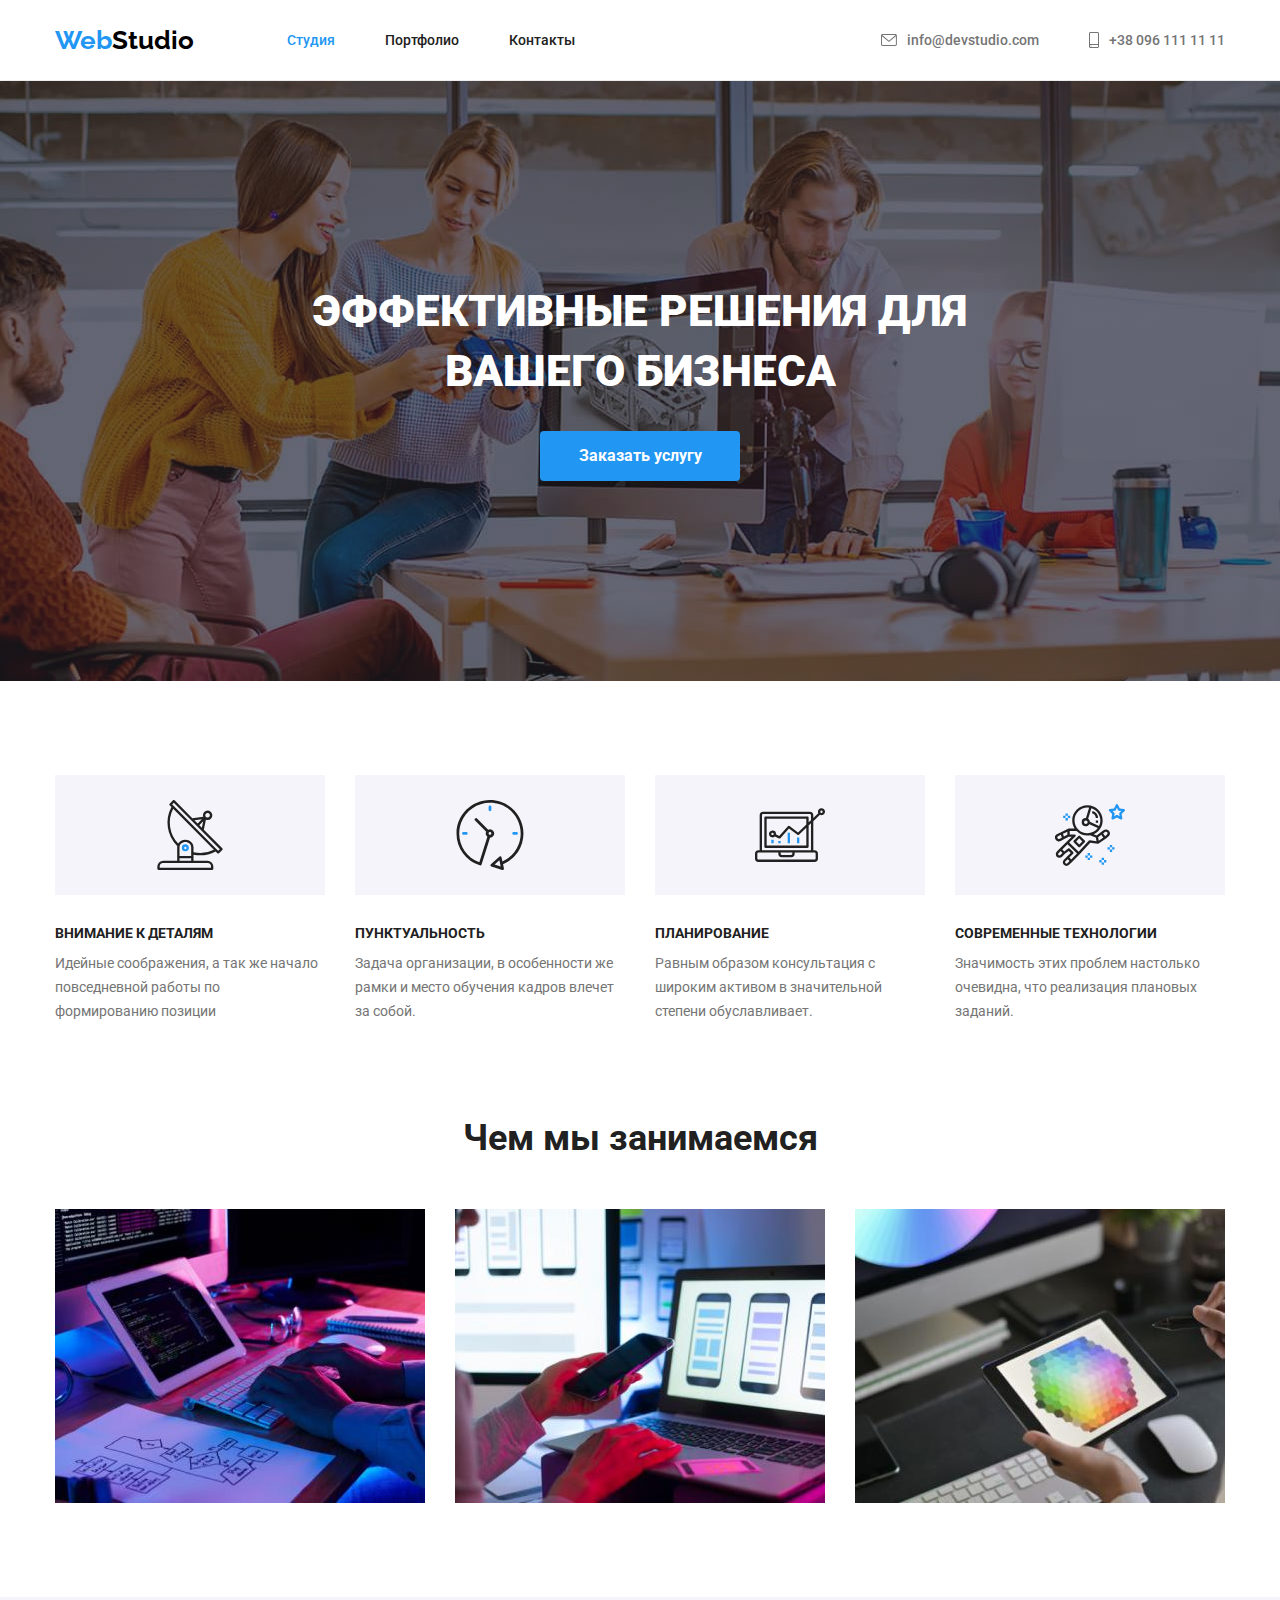
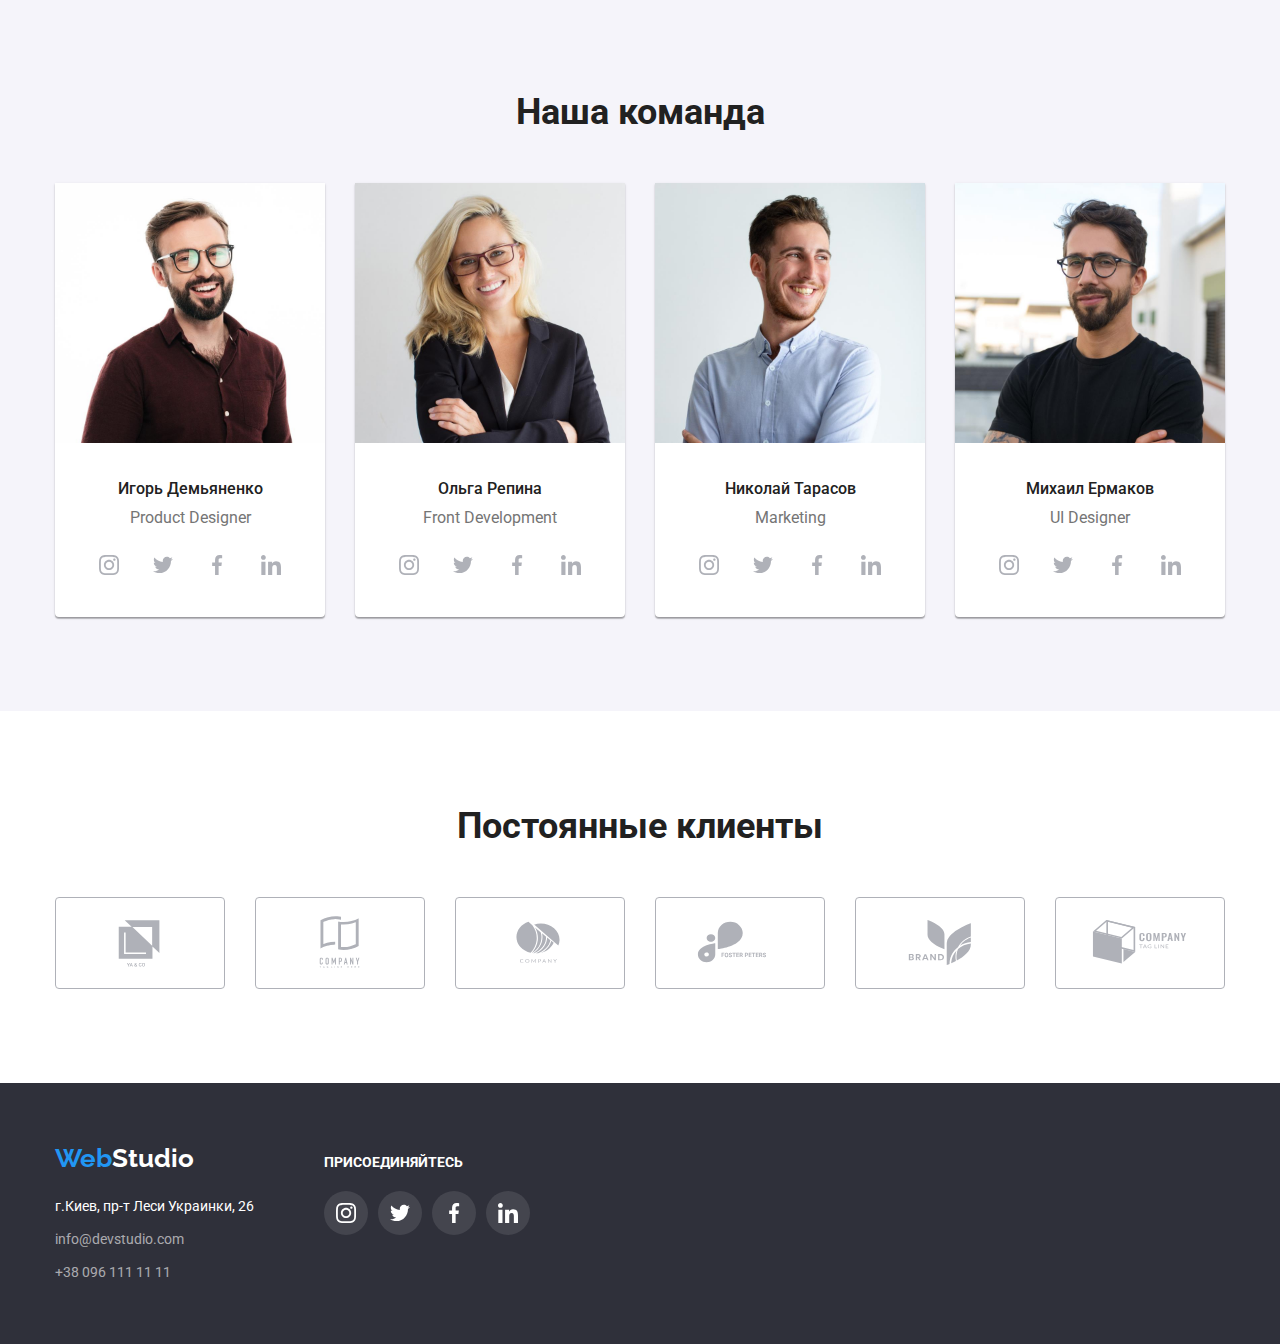
<file: index.html>
<!DOCTYPE html>
<html lang="ru">

<head>
  <meta charset="UTF-8" />
  <meta http-equiv="X-UA-Compatible" content="IE=edge" />
  <meta name="viewport" content="width=device-width, initial-scale=1.0" />

  <!--Нормализация стилей-->
  <link rel="stylesheet"
    href="https://cdnjs.cloudflare.com/ajax/libs/modern-normalize/1.1.0/modern-normalize.min.css" />

  <!--Подключены стили-->
  <link rel="stylesheet" href="./css/style.css" />

  <!--Подключены шрифты Roboto 400 500 700 900-->
  <link rel="preconnect" href="https://fonts.googleapis.com" />
  <link rel="preconnect" href="https://fonts.gstatic.com" crossorigin />
  <link
    href="https://fonts.googleapis.com/css2?family=Roboto:ital,wght@0,400;0,500;0,700;0,900;1,400;1,500;1,700;1,900&display=swap"
    rel="stylesheet" />

  <!--Подключены шрифты Raleway 700-->
  <link rel="preconnect" href="https://fonts.googleapis.com" />
  <link rel="preconnect" href="https://fonts.gstatic.com" crossorigin />
  <link href="https://fonts.googleapis.com/css2?family=Raleway:ital,wght@0,700;1,700&display=swap" rel="stylesheet" />

  <title>Студия</title>
</head>

<body>
  <!--HEADER-->
  <header class="header">
    <div class="container flex">
      <a class="header-logo" href="" lang="en"><span class="header-logo-accent">Web</span>Studio</a>
      <nav class="header-nav">
        <ul class="header-nav-list">
          <li class="header-nav-item">
            <a class="header-nav-link current-page" href="">Студия</a>
          </li>
          <li class="header-nav-item">
            <a class="header-nav-link" href="./portfolio.html">Портфолио</a>
          </li>
          <li class="header-nav-item"><a class="header-nav-link" href="">Контакты</a></li>
        </ul>
      </nav>
      <ul class="header-contacts-list">

        <li class="header-contacts-item"> <!--Конверт-->
          <a class="header-contacts-link" href="mailto:info@devstudio.com"><svg class="icon-envelope"><use href="./images/symbol-defs.svg#icon-envelope"></use></svg><span class="email-text">info@devstudio.com</span></a>
        </li>

        <li class="header-contacts-item"> <!--Смартфон-->
          <a class="header-contacts-link" href="tel:+380961111111"><svg class="icon-smartphone"><use href="./images/symbol-defs.svg#icon-smartphone"></use></svg><span class="phone-text">+38 096 111 11 11</span></a>
        </li>
      </ul>
    </div>
  </header>

  <!--MAIN
    <main>
      <!--Hero-->
  <section class="section-hero hero-overlay">
    <div class="container">
      <h1 class="section-hero-title">ЭФФЕКТИВНЫЕ РЕШЕНИЯ ДЛЯ ВАШЕГО БИЗНЕСА</h1>
      <button class="section-hero-button" type="button">Заказать услугу</button>
    </div>
  </section>

  <!--Особенности-->
  <section class="section-specials section">
    <div class="container">
      <h2 hidden>Особенности</h2>
      <ul class="section-specials-list">
        <li class="section-specials-item icon-antenna">
          <h3 class="section-specials-item-title">Внимание к деталям</h3>
          <p class="section-specials-item-description">
            Идейные соображения, а так же начало повседневной работы по формированию позиции
          </p>
        </li>
        <li class="section-specials-item icon-clock">
          <h3 class="section-specials-item-title">Пунктуальность</h3>
          <p class="section-specials-item-description">
            Задача организации, в особенности же рамки и место обучения кадров влечет за собой.
          </p>
        </li>
        <li class="section-specials-item icon-diagram">
          <h3 class="section-specials-item-title">Планирование</h3>
          <p class="section-specials-item-description">
            Равным образом консультация с широким активом в значительной степени обуславливает.
          </p>
        </li>
        <li class="section-specials-item icon-astronaut">
          <h3 class="section-specials-item-title">Современные технологии</h3>
          <p class="section-specials-item-description">
            Значимость этих проблем настолько очевидна, что реализация плановых заданий.
          </p>
        </li>
      </ul>
    </div>
  </section>

  <!--Чем мы занимаемся-->
  <section class="section-tasks section">
    <div class="container">
      <h2 class="section-tasks-title">Чем мы занимаемся</h2>
      <ul class="section-tasks-list">
        <li class="section-tasks-item">
          <img class="section-tasks-item-img" src="./images/img_skills_1.jpg" alt="планшет" width="370" />
        </li>
        <li class="section-tasks-item">
          <img class="section-tasks-item-img" src="./images/img_skills_2.jpg" alt="ноутбук" width="370" />
        </li>
        <li class="section-tasks-item">
          <img class="section-tasks-item-img" src="./images/img_skills_3.jpg" alt="цветовая схема" width="370" />
        </li>
      </ul>
    </div>
  </section>

  <!--Наша команда-->
  <section class="section-team section">
    <div class="container">
      <h2 class="section-team-title">Наша команда</h2>
      <ul class="section-team-list">
        <li class="section-team-item">
          <img class="section-team-item-img" src="./images/img_team_igor_demyanenko.jpg" alt="product designer"
            width="270" height="260" />
          <div class="collegues">
            <h3 class="section-team-name">Игорь Демьяненко</h3>
            <p class="section-team-description" lang="en">Product Designer</p>
          </div>
          <ul class="socials-list">
            <li class="socials-list-item">
              <a class="socials-list-link" href="">
                <svg class="social-icon">
                  <use href="./images/symbol-defs.svg#icon-instagram"></use>
                </svg>
              </a>
            </li>
            <li class="socials-list-item">
              <a class="socials-list-link" href="">
                <svg class="social-icon">
                  <use href="./images/symbol-defs.svg#icon-twitter"></use>
                </svg>
              </a>
            </li>
            <li class="socials-list-item">
              <a class="socials-list-link" href="">
                <svg class="social-icon">
                  <use href="./images/symbol-defs.svg#icon-facebook"></use>
                </svg>
              </a>
            </li>
            <li class="socials-list-item">
              <a class="socials-list-link" href="">
                <svg class="social-icon">
                  <use href="./images/symbol-defs.svg#icon-linkedin"></use>
                </svg>
              </a>
            </li>
          </ul>
        </li>
        <li class="section-team-item">
          <img class="section-team-item-img" src="./images/img_team_olga_repyna.jpg" alt="front development" width="270"
            height="260" />
          <div class="collegues">
            <h3 class="section-team-name">Ольга Репина</h3>
            <p class="section-team-description" lang="en">Front Development</p>
          </div>
          <ul class="socials-list">
            <li class="socials-list-item">
              <a class="socials-list-link" href="">
                <svg class="social-icon">
                  <use href="./images/symbol-defs.svg#icon-instagram"></use>
                </svg>
              </a>
            </li>
            <li class="socials-list-item">
              <a class="socials-list-link" href="">
                <svg class="social-icon">
                  <use href="./images/symbol-defs.svg#icon-twitter"></use>
                </svg>
              </a>
            </li>
            <li class="socials-list-item">
              <a class="socials-list-link" href="">
                <svg class="social-icon">
                  <use href="./images/symbol-defs.svg#icon-facebook"></use>
                </svg>
              </a>
            </li>
            <li class="socials-list-item">
              <a class="socials-list-link" href="">
                <svg class="social-icon">
                  <use href="./images/symbol-defs.svg#icon-linkedin"></use>
                </svg>
              </a>
            </li>
          </ul>
        </li>
        <li class="section-team-item">
          <img class="section-team-item-img" src="./images/img_team_nikolay_tarasov.jpg" alt="Marketing" width="270"
            height="260" />
          <div class="collegues">
            <h3 class="section-team-name">Николай Тарасов</h3>
            <p class="section-team-description" lang="en">Marketing</p>
          </div>
          <ul class="socials-list">
            <li class="socials-list-item">
              <a class="socials-list-link" href="">
                <svg class="social-icon">
                  <use href="./images/symbol-defs.svg#icon-instagram"></use>
                </svg>
              </a>
            </li>
            <li class="socials-list-item">
              <a class="socials-list-link" href="">
                <svg class="social-icon">
                  <use href="./images/symbol-defs.svg#icon-twitter"></use>
                </svg>
              </a>
            </li>
            <li class="socials-list-item">
              <a class="socials-list-link" href="">
                <svg class="social-icon">
                  <use href="./images/symbol-defs.svg#icon-facebook"></use>
                </svg>
              </a>
            </li>
            <li class="socials-list-item">
              <a class="socials-list-link" href="">
                <svg class="social-icon">
                  <use href="./images/symbol-defs.svg#icon-linkedin"></use>
                </svg>
              </a>
            </li>
          </ul>
        </li>
        <li class="section-team-item">
          <img class="section-team-item-img" src="./images/img_team_Myhailo_Ermakov.jpg" alt="ui designer" width="270"
            height="260" />
          <div class="collegues">
            <h3 class="section-team-name">Михаил Ермаков</h3>
            <p class="section-team-description" lang="en">UI Designer</p>
          </div>
          <ul class="socials-list">
            <li class="socials-list-item">
              <a class="socials-list-link" href="">
                <svg class="social-icon">
                  <use href="./images/symbol-defs.svg#icon-instagram"></use>
                </svg>
              </a>
            </li>
            <li class="socials-list-item">
              <a class="socials-list-link" href="">
                <svg class="social-icon">
                  <use href="./images/symbol-defs.svg#icon-twitter"></use>
                </svg>
              </a>
            </li>
            <li class="socials-list-item">
              <a class="socials-list-link" href="">
                <svg class="social-icon">
                  <use href="./images/symbol-defs.svg#icon-facebook"></use>
                </svg>
              </a>
            </li>
            <li class="socials-list-item">
              <a class="socials-list-link" href="">
                <svg class="social-icon">
                  <use href="./images/symbol-defs.svg#icon-linkedin"></use>
                </svg>
              </a>
            </li>
          </ul>
        </li>
      </ul>
    </div>
  </section>
  <section class="section-clients">
    <div class="container">
      <h2 class="section-clients-title">Постоянные клиенты</h2>
      <ul class="clients-list">
        <li class="clients-list-item">
          <a class="clients-list-link" href="">
            <svg class="client-icon">
              <use href="./images/symbol-defs.svg#icon-Logo"></use>
            </svg>
          </a>
        </li>
        <li class="clients-list-item">
          <a class="clients-list-link" href="">
            <svg class="client-icon">
              <use href="./images/symbol-defs.svg#icon-Logo2"></use>
            </svg>
          </a>
        </li>
        <li class="clients-list-item">
          <a class="clients-list-link" href="">
            <svg class="client-icon">
              <use href="./images/symbol-defs.svg#icon-Logo3"></use>
            </svg>
          </a>
        </li>
        <li class="clients-list-item">
          <a class="clients-list-link" href="">
            <svg class="client-icon">
              <use href="./images/symbol-defs.svg#icon-Logo4"></use>
            </svg>
          </a>
        </li>
        <li class="clients-list-item">
          <a class="clients-list-link" href="">
            <svg class="client-icon">
              <use href="./images/symbol-defs.svg#icon-Logo5"></use>
            </svg>
          </a>
        </li>
        <li class="clients-list-item">
          <a class="clients-list-link" href="">
            <svg class="client-icon">
              <use href="./images/symbol-defs.svg#icon-Logo6"></use>
            </svg>
          </a>
        </li>
      </ul>
    </div>
  </section>
  </main>

  <!--FOOTER-->
  <footer class="footer">
    <div class="container direction">
      <div class="footer-contacts">
        <a class="footer-logo" href="" lang="en"><span class="footer-logo-accent">Web</span>Studio</a>
        <address class="footer-address">
          <p class="footer-address-item_location">г.Киев, пр-т Леси Украинки, 26</p>
          <ul class="footer-address-list">
            <li class="footer-address-item-email">
              <a class="footer-address-link" href="mailto:info@devstudio.com">info@devstudio.com</a>
            </li>
            <li class="footer-address-item-phone">
              <a class="footer-address-link" href="tel:+380961111111">+38 096 111 11 11</a>
            </li>
          </ul>
        </address>
      </div>

      <div class="footer-socials">
        <p class="footer-socials-title">ПРИСОЕДИНЯЙТЕСЬ</p>
        <ul class="webstudio-socials-list">
          <li class="webstudio-socials-list-item">
            <a class="webstudio-socials-list-link" href="">
              <svg class="webstudio-social-icon">
                <use href="./images/symbol-defs.svg#icon-instagram"></use>
              </svg>
            </a>
          </li>
          <li class="webstudio-socials-list-item">
            <a class="webstudio-socials-list-link" href="">
              <svg class="webstudio-social-icon">
                <use href="./images/symbol-defs.svg#icon-twitter"></use>
              </svg>
            </a>
          </li>
          <li class="webstudio-socials-list-item">
            <a class="webstudio-socials-list-link" href="">
              <svg class="webstudio-social-icon">
                <use href="./images/symbol-defs.svg#icon-facebook"></use>
              </svg>
            </a>
          </li>
          <li class="webstudio-socials-list-item">
            <a class="webstudio-socials-list-link" href="">
              <svg class="webstudio-social-icon">
                <use href="./images/symbol-defs.svg#icon-linkedin"></use>
              </svg>
            </a>
          </li>
        </ul>
      </div>
    </div>
  </footer>
</body>

</html>
</file>
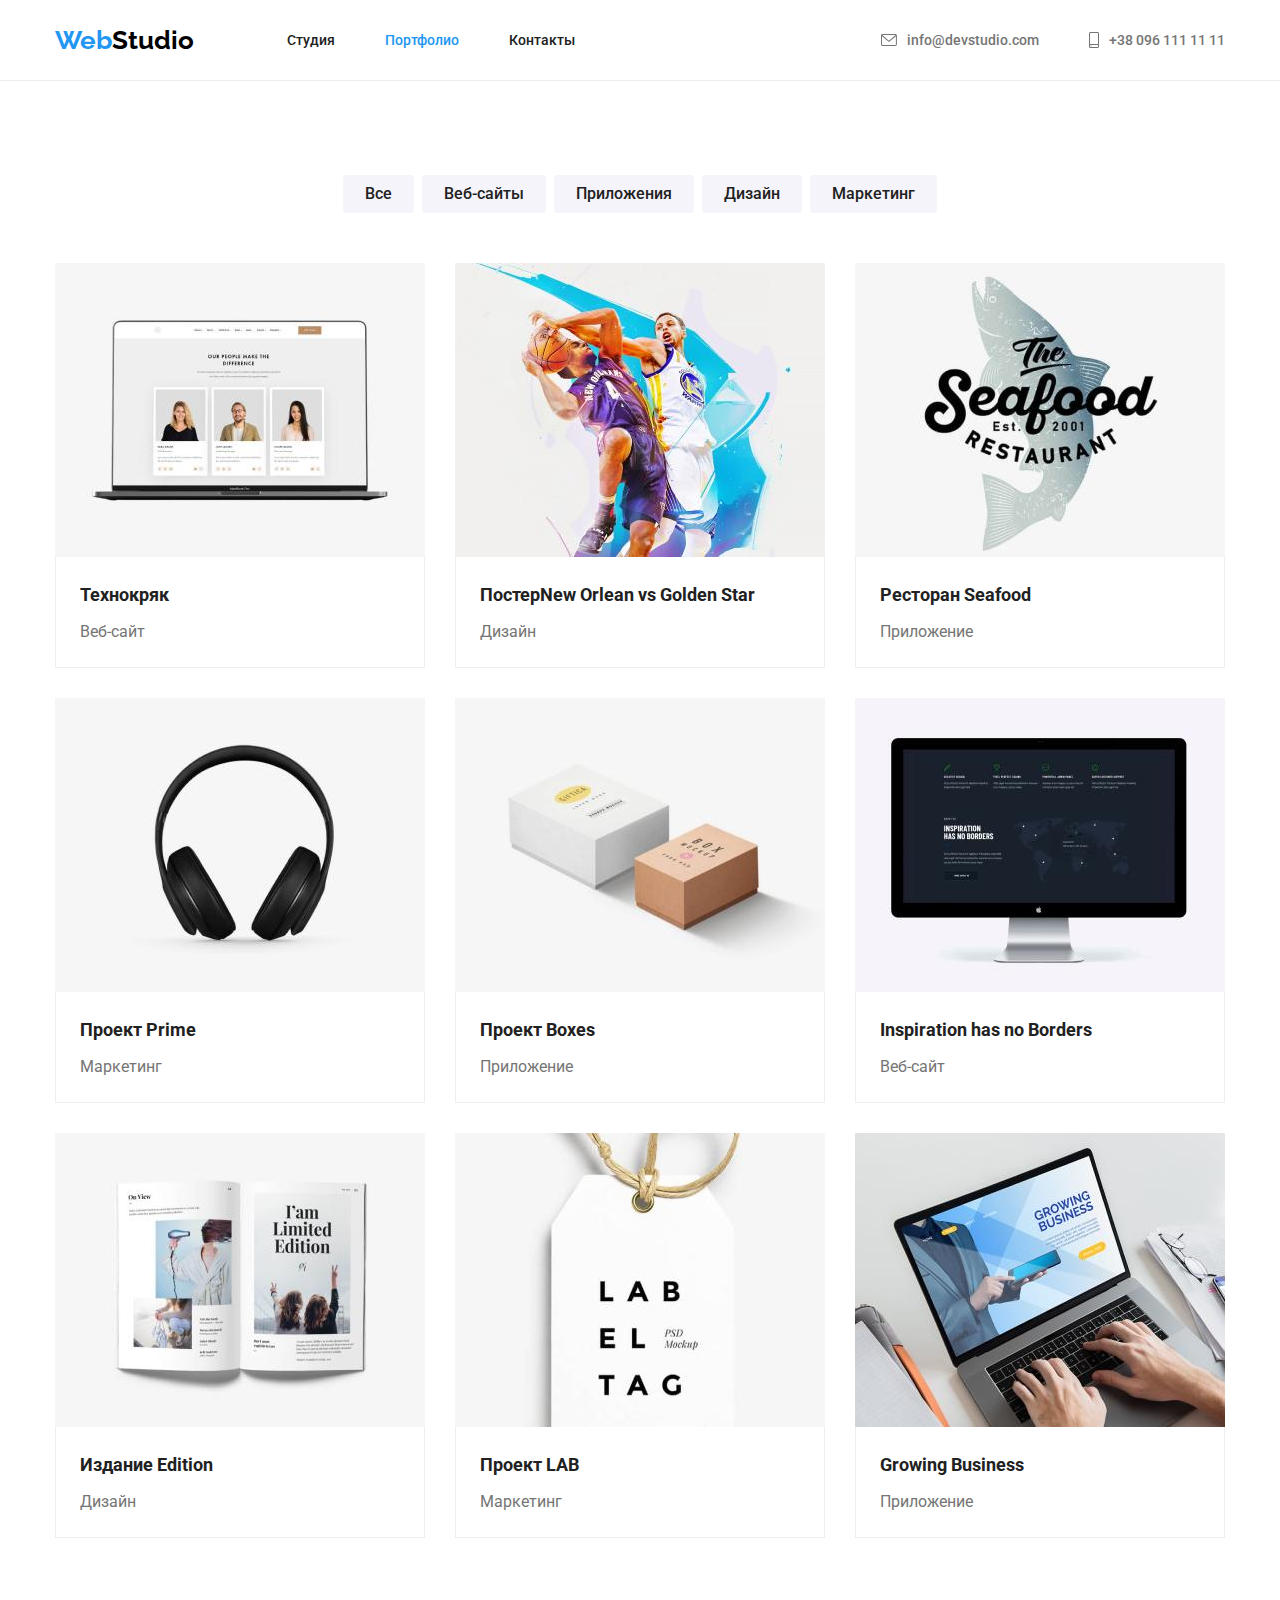
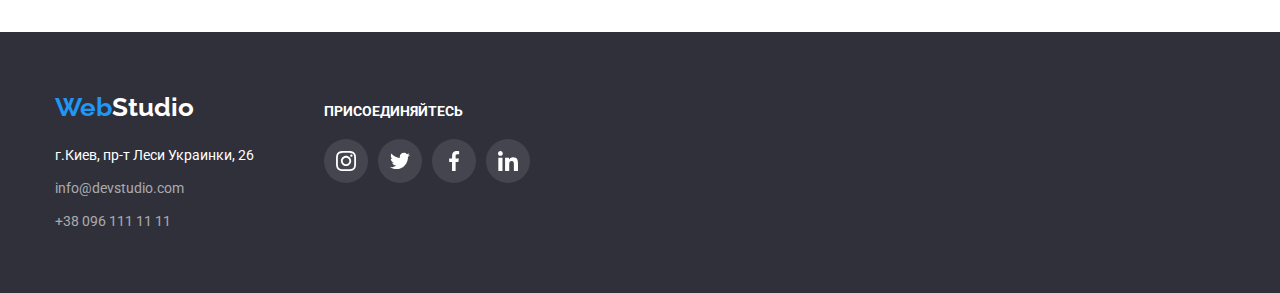
<file: portfolio.html>
<!DOCTYPE html>
<html lang="ru">
  <head>
    <meta charset="UTF-8" />
    <meta http-equiv="X-UA-Compatible" content="IE=edge" />
    <meta name="viewport" content="width=device-width, initial-scale=1.0" />

    <!--Нормализация стилей-->
    <link
      rel="stylesheet"
      href="https://cdnjs.cloudflare.com/ajax/libs/modern-normalize/1.1.0/modern-normalize.min.css"
    />

    <!--Подключены стили-->
    <link rel="stylesheet" href="./css/style.css" />

    <!--Подключены шрифты Roboto 400 500 700 900-->
    <link rel="preconnect" href="https://fonts.googleapis.com" />
    <link rel="preconnect" href="https://fonts.gstatic.com" crossorigin />
    <link
      href="https://fonts.googleapis.com/css2?family=Roboto:ital,wght@0,400;0,500;0,700;0,900;1,400;1,500;1,700;1,900&display=swap"
      rel="stylesheet"
    />

    <!--Подключены шрифты Raleway 700-->
    <link rel="preconnect" href="https://fonts.googleapis.com" />
    <link rel="preconnect" href="https://fonts.gstatic.com" crossorigin />
    <link
      href="https://fonts.googleapis.com/css2?family=Raleway:ital,wght@0,700;1,700&display=swap"
      rel="stylesheet"
    />

    <title>Портфолио</title>
  </head>

  <body>
    <!--HEADER-->
    <header class="header">
      <div class="container flex">
        <a class="header-logo" href="" lang="en"
          ><span class="header-logo-accent">Web</span>Studio</a
        >
        <nav class="header-nav">
          <ul class="header-nav-list">
            <li class="header-nav-item">
              <a class="header-nav-link" href="./index.html">Студия</a>
            </li>
            <li class="header-nav-item">
              <a class="header-nav-link current-page" href="">Портфолио</a>
            </li>
            <li class="header-nav-item"><a class="header-nav-link" href="">Контакты</a></li>
          </ul>
        </nav>
        <ul class="header-contacts-list">
          <li class="header-contacts-item">
            <!--Конверт-->
            <a class="header-contacts-link" href="mailto:info@devstudio.com"
              ><svg class="icon-envelope">
                <use href="./images/symbol-defs.svg#icon-envelope"></use></svg
              ><span class="email-text">info@devstudio.com</span></a
            >
          </li>

          <li class="header-contacts-item">
            <!--Смартфон-->
            <a class="header-contacts-link" href="tel:+380961111111"
              ><svg class="icon-smartphone">
                <use href="./images/symbol-defs.svg#icon-smartphone"></use></svg
              ><span class="phone-text">+38 096 111 11 11</span></a
            >
          </li>
        </ul>
      </div>
    </header>

    <!--MAIN-->
    <main>
      <!--Фильтры и Проектны-->
      <section class="section-filters-portfolio section">
        <div class="container">
          <!--<ul class="section-filters-portfolio-list">-->
          <!--<li class="section-filters">-->
          <h2 hidden>Фильтры</h2>
          <ul class="section-filters-btn-list">
            <li class="section-filters-btn-list-item">
              <button class="section-filters-btn-list-btn" type="button">Все</button>
            </li>
            <li class="section-filters-btn-list-item">
              <button class="section-filters-btn-list-btn" type="button">Веб-сайты</button>
            </li>
            <li class="section-filters-btn-list-item">
              <button class="section-filters-btn-list-btn" type="button">Приложения</button>
            </li>
            <li class="section-filters-btn-list-item">
              <button class="section-filters-btn-list-btn" type="button">Дизайн</button>
            </li>
            <li class="section-filters-btn-list-item">
              <button class="section-filters-btn-list-btn" type="button">Маркетинг</button>
            </li>
          </ul>
          <!--</li>-->

          <!--<li class="section-portfolio">-->
          <h2 hidden>Портфолио</h2>
          <ul class="section-portfolio-list">
            <li class="section-portfolio-item">
              <a class="section-portfolio-item-link" href="">
                <img
                  class="section-portfolio-item-img"
                  src="./images/img_project1.jpg"
                  alt=""
                  width="370"
                  height="294"
                />
                <div class="card">
                  <h3 class="section-portfolio-item-title">Технокряк</h3>
                  <p class="section-portfolio-item-description">Веб-сайт</p>
                </div>
              </a>
            </li>
            <li class="section-portfolio-item">
              <a class="section-portfolio-item-link" href="">
                <img
                  class="section-portfolio-item-img"
                  src="./images/img_project2.jpg"
                  alt=""
                  width="370"
                  height="294"
                />
                <div class="card">
                  <h3 class="section-portfolio-item-title">
                    Постер<span lang="en">New Orlean vs Golden Star</span>
                  </h3>
                  <p class="section-portfolio-item-description">Дизайн</p>
                </div>
              </a>
            </li>
            <li class="section-portfolio-item">
              <a class="section-portfolio-item-link" href="">
                <img
                  class="section-portfolio-item-img"
                  src="./images/img_project3.jpg"
                  alt=""
                  width="370"
                  height="294"
                />
                <div class="card">
                  <h3 class="section-portfolio-item-title">
                    Ресторан <span lang="en">Seafood</span>
                  </h3>
                  <p class="section-portfolio-item-description">Приложение</p>
                </div>
              </a>
            </li>
            <li class="section-portfolio-item">
              <a class="section-portfolio-item-link" href="">
                <img
                  class="section-portfolio-item-img"
                  src="./images/img_project4.jpg"
                  alt=""
                  width="370"
                  height="294"
                />
                <div class="card">
                  <h3 class="section-portfolio-item-title">Проект <span lang="en">Prime</span></h3>
                  <p class="section-portfolio-item-description">Маркетинг</p>
                </div>
              </a>
            </li>
            <li class="section-portfolio-item">
              <a class="section-portfolio-item-link" href="">
                <img
                  class="section-portfolio-item-img"
                  src="./images/img_project5.jpg"
                  alt=""
                  width="370"
                  height="294"
                />
                <div class="card">
                  <h3 class="section-portfolio-item-title">Проект <span lang="en">Boxes</span></h3>
                  <p class="section-portfolio-item-description">Приложение</p>
                </div>
              </a>
            </li>
            <li class="section-portfolio-item">
              <a class="section-portfolio-item-link" href="">
                <img
                  class="section-portfolio-item-img"
                  src="./images/img_project6.jpg"
                  alt=""
                  width="370"
                  height="294"
                />
                <div class="card">
                  <h3 class="section-portfolio-item-title" lang="en">Inspiration has no Borders</h3>
                  <p class="section-portfolio-item-description">Веб-сайт</p>
                </div>
              </a>
            </li>
            <li class="section-portfolio-item">
              <a class="section-portfolio-item-link" href="">
                <img
                  class="section-portfolio-item-img"
                  src="./images/img_project7.jpg"
                  alt=""
                  width="370"
                  height="294"
                />
                <div class="card">
                  <h3 class="section-portfolio-item-title">
                    Издание <span lang="en">Edition</span>
                  </h3>
                  <p class="section-portfolio-item-description">Дизайн</p>
                </div>
              </a>
            </li>
            <li class="section-portfolio-item">
              <a class="section-portfolio-item-link" href="">
                <img
                  class="section-portfolio-item-img"
                  src="./images/img_project8.jpg"
                  alt=""
                  width="370"
                  height="294"
                />
                <div class="card">
                  <h3 class="section-portfolio-item-title">Проект <span lang="en">LAB</span></h3>
                  <p class="section-portfolio-item-description">Маркетинг</p>
                </div>
              </a>
            </li>
            <li class="section-portfolio-item">
              <a class="section-portfolio-item-link" href="">
                <img
                  class="section-portfolio-item-img"
                  src="./images/img_project9.jpg"
                  alt=""
                  width="370"
                  height="294"
                />
                <div class="card">
                  <h3 class="section-portfolio-item-title" lang="en">Growing Business</h3>
                  <p class="section-portfolio-item-description">Приложение</p>
                </div>
              </a>
            </li>
          </ul>
          <!--</li>-->
          <!--</ul>-->
        </div>
      </section>
    </main>

    <!--FOOTER-->
    <footer class="footer">
      <div class="container direction">
        <div class="footer-contacts">
          <a class="footer-logo" href="" lang="en"
            ><span class="footer-logo-accent">Web</span>Studio</a
          >
          <address class="footer-address">
            <p class="footer-address-item_location">г.Киев, пр-т Леси Украинки, 26</p>
            <ul class="footer-address-list">
              <li class="footer-address-item-email">
                <a class="footer-address-link" href="mailto:info@devstudio.com"
                  >info@devstudio.com</a
                >
              </li>
              <li class="footer-address-item-phone">
                <a class="footer-address-link" href="tel:+380961111111">+38 096 111 11 11</a>
              </li>
            </ul>
          </address>
        </div>

        <div class="footer-socials">
          <p class="footer-socials-title">ПРИСОЕДИНЯЙТЕСЬ</p>
          <ul class="webstudio-socials-list">
            <li class="webstudio-socials-list-item">
              <a class="webstudio-socials-list-link" href="">
                <svg class="webstudio-social-icon">
                  <use href="./images/symbol-defs.svg#icon-instagram"></use>
                </svg>
              </a>
            </li>
            <li class="webstudio-socials-list-item">
              <a class="webstudio-socials-list-link" href="">
                <svg class="webstudio-social-icon">
                  <use href="./images/symbol-defs.svg#icon-twitter"></use>
                </svg>
              </a>
            </li>
            <li class="webstudio-socials-list-item">
              <a class="webstudio-socials-list-link" href="">
                <svg class="webstudio-social-icon">
                  <use href="./images/symbol-defs.svg#icon-facebook"></use>
                </svg>
              </a>
            </li>
            <li class="webstudio-socials-list-item">
              <a class="webstudio-socials-list-link" href="">
                <svg class="webstudio-social-icon">
                  <use href="./images/symbol-defs.svg#icon-linkedin"></use>
                </svg>
              </a>
            </li>
          </ul>
        </div>
      </div>
    </footer>
  </body>
</html>
</file>
<file: css/style.css>
body {
  font-family: 'Roboto', 'Times New Roman', sans-serif;
  color: #757575;
}

/*--------------------------------------------Переменные палитры--------------------------------------------*/
:root {
  /*цвет основных фонов*/
  --background-header: #ffffff;
  --background-footer: #2f303a;
  /*--background-main-color: #e5e5e5 - уже есть в body #757575;*/

  /*цвет фонов отдельных блоков*/
  --background-hero: #2f303a;
  --background-team: #f5f4fa;

  /*цвет фона кнопок*/
  --button-background-filter: #f5f4fa;
  --button-background-filter-hover-accent: #2196f3;
  --button-background-order: #2196f3;

  /*цвет текста лого*/
  --logo-light: #ffffff;
  --logo-dark: #000000;
  --logo-accent: #2196f3;

  /*цвет текста hero*/
  --hero-title-color: #ffffff;

  /*цветет текста кнопок фильтр*/
  --button-filter-hover-accent: #ffffff;
  --button-filter-color: #212121;

  /*цвет текста кнопки Заказать услугу*/
  --button-order-color: #ffffff;

  /*цветет текста ссылок навигации*/
  --link-hover-accent: #2196f3;
  --link-color: #212121;

  /*цветет адреса и телефона в header*/
  --link-contacts-hover-accent: #2196f3;
  /*--link-contact: - уже есть в body #757575;*/

  /*цвет заглавий и описани*/
  --text-title-color: #212121;
  /*--text-descriptiom-color: #757575; - уже есть в body*/
}
/*--------------------------------------------УТИЛИТЫ--------------------------------------------*/
.container {
  width: 1200px;
  padding-left: 15px;
  padding-right: 15px;
  /*outline: 2px solid tomato;*/
  margin: 0 auto;
}

.section {
  padding-top: 94px;
  padding-bottom: 94px;
  /*outline: 2px solid blue;*/
}

.flex {
  display: flex;
  align-items: center;
}
/*---------------------------------------------HEADER--------------------------------------------*/
.header {
  background-color: var(--background-header);
  border-bottom: 1px solid #ececec;
}

/*--------ЛОГО--------*/
.header-logo {
  font-family: 'Raleway';
  font-weight: 700;
  font-size: 26px;
  line-height: 31px;
  text-decoration: none;
  color: var(--logo-dark);

  display: block;
  margin-right: 93px;
}

.header-logo-accent {
  color: var(--logo-accent);
}

/*--------НАВИГАЦИЯ--------*/

.header-nav {
  justify-content: flex-start;
  margin-right: auto;
}

.header-nav-list {
  list-style: none;

  display: flex;
  /*ВСЕ С ПОМЕТКОЙ LIST нужно сбрасывать Padding и Margin, это дизайн HTML для списков*/
  padding: 0;
  margin: 0;
}

.header-nav-item {
  margin-right: 50px;
}
.header-nav-item:last-child {
  margin-right: 0px;
}

.header-nav-link {
  font-weight: 500;
  font-size: 14px;
  line-height: 16px;
  text-decoration: none;

  display: block;
  padding-top: 32px;
  padding-bottom: 32px;

  color: var(--link-color);
}
.current-page {
  color: var(--link-hover-accent);
}

.header-nav-link:hover,
.header-nav-link:focus {
  color: var(--link-hover-accent);
}

/*-------КОНТАКТЫ--------*/

.header-contacts-list {
  list-style: none;

  display: flex;
  padding: 0;
  margin: 0;
}

.header-contacts-item {
  margin-right: 50px;

  display: flex;
}
.header-contacts-item:last-child {
  margin-right: 0px;
}

.header-contacts-link {
  font-weight: 500;
  font-size: 14px;
  line-height: 16px;
  text-decoration: none;
  color: inherit;

  display: flex;
  padding-top: 32px;
  padding-bottom: 32px;
  align-items: center;
}

/*КОНВЕРТ*/
.icon-envelope {
  width: 16px;
  height: 12px;
  margin-right: 10px;
  fill: currentColor;
}
/*КСМАРТФОН*/
.icon-smartphone {
  width: 10px;
  height: 16px;
  margin-right: 10px;
  fill: currentColor;
}

.header-contacts-link:hover,
.header-contacts-link:focus {
  color: var(--link-contacts-hover-accent);
}

/*--------------------------------------------FOOTER--------------------------------------------*/
.footer {
  background-color: var(--background-footer);
  padding-top: 60px;
  padding-bottom: 60px;
}

.footer-logo {
  font-family: 'Raleway';
  font-weight: 700;
  font-size: 26px;
  line-height: 31px;
  text-decoration: none;

  color: var(--logo-light);
}

.footer-logo-accent {
  color: var(--logo-accent);
}

.footer-address {
  font-style: normal;
  margin-top: 20px;
}

.footer-address-list {
  list-style: none;

  padding: 0;
  margin: 0;
}

.footer-address-item_location {
  font-size: 14px;
  line-height: 24px;
  color: #ffffff;
  text-decoration: none;

  margin-bottom: 9px;
  margin-top: 0;
}

.footer-address-item-email {
}
.footer-address-item-phone {
  margin-top: 9px;
}

.footer-address-link {
  font-size: 14px;
  line-height: 24px;
  color: rgba(255, 255, 255, 0.6);
  text-decoration: none;
}

.footer-address-link:hover,
.footer-address-link:focus {
  color: var(--link-contacts-hover-accent);
}
.direction {
  display: flex;
  align-items: baseline;
}
.footer-socials {
  margin-left: 70px;
}
.footer-socials-title {
  text-transform: uppercase;
  font-weight: 700;
  font-size: 14px;
  line-height: 16.41px;
  color: #ffffff;
  margin: 0;

  margin-bottom: 20px;
  padding: 0;
}
.webstudio-socials-list {
  display: flex;
  gap: 10px;
  list-style: none;
  margin: 0;
  padding: 0;
  padding-inline-start: 0px;
}
.webstudio-socials-list-item {
}
.webstudio-socials-list-link {
  display: flex;
  align-items: center;
  justify-content: center;
  padding: 0;
  margin: 0;
  width: 44px;
  height: 44px;
  border-radius: 50%;
  background: rgba(255, 255, 255, 0.1);
}
.webstudio-social-icon {
  display: block;
  width: 20px;
  height: 20px;
  fill: var(--button-filter-hover-accent);
}
.webstudio-socials-list-link:hover,
.webstudio-socials-list-link:focus {
  background: var(--link-hover-accent);
}

/*--------------------------------------------1стр HERO--------------------------------------------*/
.section-hero {
  background-color: var(--background-hero);
  text-align: center;
  padding-top: 200px;
  padding-bottom: 200px;
}

.hero-overlay {
  /*место под картинку*/
  max-width: 1600px;
  height: 600px;
  margin: 0 auto;
  background-repeat: no-repeat; /*без повторов*/
  background-position: center; /*по центру*/
  background-size: cover; /*размер покрыть место*/
  /*1) темный прозрачный фон через градиент*/ /*2) под ним картинка*/
  background-image: linear-gradient(to right, rgba(47, 48, 58, 0.4), rgba(47, 48, 58, 0.4)),
    url(../images/img_hero.jpg);
}

.section-hero-title {
  font-weight: 900;
  font-size: 44px;
  line-height: 60px;
  text-transform: uppercase;
  color: var(--hero-title-color);
  width: 696px;
  margin-left: auto;
  margin-right: auto;

  margin-top: 0;
  margin-bottom: 0;
}
.section-hero-button {
  font-family: inherit;
  font-weight: 700;
  font-size: 16px;
  line-height: 30px;

  color: var(--button-order-color);
  background-color: var(--button-background-order);

  cursor: pointer;

  margin-top: 30px;
  display: inline-block; /*для кнопок баттон и ссылок-кнопок - обязательно*/
  min-width: 200px;
  height: 50px;
  border-radius: 4px;
  padding: 10px 32px;
  border-width: 0px;
  border-style: none;
  text-align: center;
}

/*--------------------------------------------1стр ОСОБЕННОСТИ SPECIALS--------------------------------------------*/

.section-specials-list {
  list-style: none;

  display: flex;
  flex-wrap: wrap;
  justify-content: center;
  gap: 30px;
  padding: 0;
  margin: 0;
}
.section-specials-item {
  width: 270px;
}

.section-specials-item::before {
  content: '';
  display: block;
  height: 120px;
  background-color: var(--background-team);
  background-repeat: no-repeat;
  background-position: center;
}

.icon-antenna::before {
  background-image: url(../images/antenna1.svg);
}
.icon-clock::before {
  background-image: url(../images/clock1.svg);
}
.icon-diagram::before {
  background-image: url(../images/diagram1.svg);
}
.icon-astronaut::before {
  background-image: url(../images/astronaut1.svg);
}

.section-specials-item-title {
  font-weight: 700;
  font-size: 14px;
  line-height: 16px;
  text-transform: uppercase;
  color: var(--text-title-color);

  margin: 0;
  margin-top: 30px;
  padding: 0;
}
.section-specials-item-description {
  font-size: 14px;
  line-height: 24px;

  margin-top: 10px;
  margin-bottom: 0;
  padding: 0;
}

/*--------------------------------------------1стр ЧЕМ МЫ ЗАНИМАЕМЯ TASKS--------------------------------------------*/

.section-tasks {
  text-align: center;
  padding-top: 0px;
}

.section-tasks-title {
  font-weight: 700;
  font-size: 36px;
  line-height: 42px;
  color: var(--text-title-color);

  margin: 0;
  padding: 0;
}
.section-tasks-list {
  list-style: none;
  display: flex;
  flex-wrap: wrap;
  justify-content: center;
  gap: 30px;

  margin-top: 50px;
  margin-bottom: 0;
  padding: 0;
}

.section-tasks-item-img {
  display: block;
}

/*--------------------------------------------1стр НАША КОМАНДА TEAM--------------------------------------------*/

.section-team {
  text-align: center;
  background: var(--background-team);
}

.section-team-title {
  font-weight: 700;
  font-size: 36px;
  line-height: 42px;
  color: var(--text-title-color);

  margin: 0;
  padding: 0;
}

.section-team-list {
  list-style: none;
  display: flex;
  flex-wrap: wrap;
  justify-content: center;
  gap: 30px;
  padding: 0;

  margin-top: 50px;
  margin-bottom: 0;
}
.section-team-item {
  background: #ffffff;

  display: block;

  border-radius: 0px 0px 4px 4px;
  box-shadow: 0px 1px 3px rgba(0, 0, 0, 0.12), 0px 1px 1px rgba(0, 0, 0, 0.14),
    0px 2px 1px rgba(0, 0, 0, 0.2);
}

/*.section-team-item-img {} - Потушено*/

.collegues {
  padding-top: 32px;
  padding-bottom: 0px; /*cняла 32, чтобы уместилось 16 от линков*/
}

.section-team-name {
  font-weight: 500;
  font-size: 16px;
  line-height: 19px;
  color: var(--text-title-color);

  margin-bottom: 0;
  margin-top: 0;
  padding: 0;
}

.section-team-description {
  line-height: 19px;

  margin-top: 10px;
  margin-bottom: 0;
  padding: 0;
}

.socials-list {
  display: flex;
  justify-content: center;
  gap: 10px;

  list-style: none;
  padding-inline-start: 0px;
  padding-left: 32px;
  padding-right: 32px;
  padding-bottom: 30px;
  padding-top: 16px;
}

.socials-list-item {
  display: flex;
  justify-content: center;
  align-items: center;

  padding: 0;
  margin: 0;
}

.socials-list-link {
  display: flex;
  align-items: center;
  justify-content: center;
  padding: 0;
  margin: 0;
  width: 44px;
  height: 44px;
  border-radius: 50%;
  background-color: #ffffff;
  color: #afb1b8;
}

.social-icon {
  display: block;
  width: 20px;
  height: 20px;
  fill: currentColor;
}

.socials-list-link:hover,
.socials-list-link:focus {
  background-color: var(--link-hover-accent);
  color: var(--button-filter-hover-accent);
}

/*--------------------------------------------1стр ПОСТОЯННЫЕ КЛИЕНТЫ---------------------------------------------*/
.section-clients {
  padding-top: 94px;
  padding-bottom: 94px;
}

.section-clients-title {
  font-weight: 700;
  font-size: 36px;
  line-height: 42px;
  color: var(--text-title-color);
  margin: 0;
  padding: 0;
  text-align: center;
  margin-bottom: 50px;
}
.clients-list {
  display: flex;
  justify-content: center;
  gap: 30px;

  list-style: none;
  padding-inline-start: 0px;
  padding: 0;
  margin: 0;
}
.clients-list-item {
  display: flex;
  justify-content: center;
  align-items: center;

  padding: 0;
  margin: 0;
}

.clients-list-link {
  display: flex;
  justify-content: center;
  align-items: center;
  padding: 0;
  margin: 0;

  color: #afb1b8;
  border: 1px solid #afb1b8;
  border-radius: 4px;
  width: 170px;
  height: 92px;
}

.client-icon {
  width: 106px;
  height: 60px;
  fill: currentColor;
}
.clients-list-link:hover,
.clients-list-link:focus {
  color: var(--link-hover-accent);
  border: 1px solid var(--link-hover-accent);
  border-radius: 4px;
}
/*--------------------------------------------2стр ФИЛЬТРЫ FILTERS---------------------------------------------*/

/*.section-filters-portfolio-list {
  list-style: none;
  padding-inline-start: 0px;
}*/

.section-filters-btn-list {
  list-style: none;

  display: flex;
  flex-wrap: wrap;
  justify-content: center;
  gap: 8px;
  padding: 0;
  margin: 0;
}

.section-filters-btn-list-btn {
  font-family: inherit;
  font-weight: 500;
  font-size: 16px;
  line-height: 26px;
  color: var(--button-filter-color);
  background-color: var(--button-background-filter);
  cursor: pointer;

  list-style: none;

  display: inline-block; /*для кнопок баттон и ссылок-кнопок - обязательно*/
  border-radius: 4px;
  padding: 6px 22px;
  border-width: 0px;
  border-style: none;
  text-align: center;
}

.section-filters-btn-list-btn:hover,
.section-filters-btn-list-btn:focus {
  color: var(--button-filter-hover-accent);
  background-color: var(--button-background-filter-hover-accent);
  box-shadow: 0px 3px 1px rgba(0, 0, 0, 0.1), 0px 1px 2px rgba(0, 0, 0, 0.08),
    0px 2px 2px rgba(0, 0, 0, 0.12);
}

/*--------------------------------------------2стр ПОРТФОЛИО PORTFOLIO--------------------------------------------*/

.section-portfolio {
  text-align: center;
  margin-top: 50px;
}

.section-portfolio-list {
  list-style: none;

  display: flex;
  flex-wrap: wrap;
  justify-content: center;
  padding: 0;
  margin: 0;
  margin-top: 50px;
}
.section-portfolio-item {
  background-color: #ffffff;

  width: 370px;
  margin-right: 30px; /*отступы справа*/
  margin-bottom: 30px; /*отступы слева*/
}

.section-portfolio-item-link {
  display: block;
  text-decoration: none;
  color: inherit;
}
.section-portfolio-item-link:hover,
.section-portfolio-item-link:focus {
  box-shadow: 0px 1px 1px rgba(0, 0, 0, 0.12), 0px 4px 4px rgba(0, 0, 0, 0.06),
    1px 4px 6px rgba(0, 0, 0, 0.16);
}

.section-portfolio-item:nth-child(3n) {
  margin-right: 0px;
}
.section-portfolio-item:nth-last-child(-n + 3) {
  margin-bottom: 0px;
}
.section-portfolio-item-img {
  display: block;
}
.card {
  padding: 20px 24px;
  border-left: 1px solid #eeeeee;
  border-bottom: 1px solid #eeeeee;
  border-right: 1px solid #eeeeee;
}
.section-portfolio-item-title {
  font-weight: 700;
  font-size: 18px;
  line-height: 36px;
  color: #212121;

  margin-top: 0px;
  margin-bottom: 0;
}
.section-portfolio-item-description {
  line-height: 30px;

  margin-top: 4px;
  margin-bottom: 0;
}
</file>
